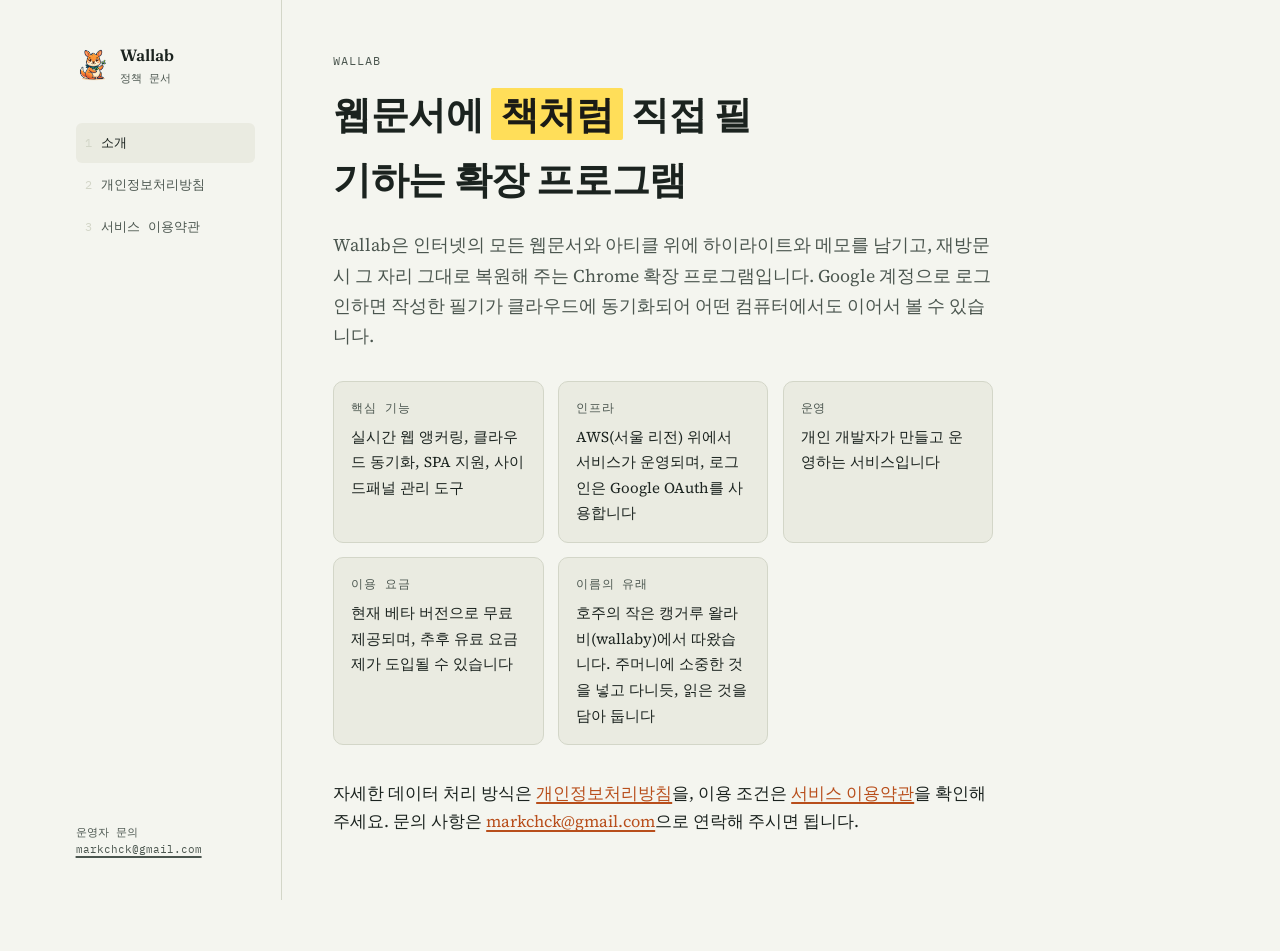
<file: index.html>
<!doctype html>
<html lang="ko">
<head>
<meta charset="utf-8">
<meta name="viewport" content="width=device-width, initial-scale=1">
<title>Wallab — 웹문서에 책처럼 필기하는 확장 프로그램</title>
<meta name="description" content="Wallab은 웹문서 위에 하이라이트와 메모를 남기고 재방문 시 그대로 복원해 주는 Chrome 확장 프로그램입니다.">
<link rel="preconnect" href="https://fonts.gstatic.com" crossorigin>
<link href="https://fonts.googleapis.com/css2?family=Fraunces:ital,wght@0,500;0,600;0,700;1,500&family=Source+Serif+4:opsz,wght@8..60,400;8..60,600&family=IBM+Plex+Mono:wght@400;500;600&display=swap" rel="stylesheet">
<link rel="icon" href="favicon.png" type="image/png">
<link rel="stylesheet" href="style.css">
</head>
<body>
<div class="shell">
  <nav class="spine">
    <a class="brand" href="index.html">
      <img class="mark-glyph" src="logo.png" alt="Wallab 로고" width="34" height="34">
      <div>
        <div class="brand-name">Wallab</div>
        <div class="brand-sub">정책 문서</div>
      </div>
    </a>
    <div class="toc">
      <a href="index.html" aria-current="page"><span class="n">1</span>소개</a>
      <a href="privacy.html"><span class="n">2</span>개인정보처리방침</a>
      <a href="terms.html"><span class="n">3</span>서비스 이용약관</a>
    </div>
    <div class="spine-foot">
      운영자 문의<br>
      <a href="mailto:markchck@gmail.com">markchck@gmail.com</a>
    </div>
  </nav>

  <main>
    <section id="home">
      <div class="eyebrow label">Wallab</div>
      <h1 class="page-title">웹문서에 <mark>책처럼</mark> 직접 필기하는 확장 프로그램</h1>
      <p class="lede">Wallab은 인터넷의 모든 웹문서와 아티클 위에 하이라이트와 메모를 남기고, 재방문 시 그 자리 그대로 복원해 주는 Chrome 확장 프로그램입니다. Google 계정으로 로그인하면 작성한 필기가 클라우드에 동기화되어 어떤 컴퓨터에서도 이어서 볼 수 있습니다.</p>

      <div class="cards">
        <div class="card">
          <span class="label">핵심 기능</span>
          <p>실시간 웹 앵커링, 클라우드 동기화, SPA 지원, 사이드패널 관리 도구</p>
        </div>
        <div class="card">
          <span class="label">인프라</span>
          <p>AWS(서울 리전) 위에서 서비스가 운영되며, 로그인은 Google OAuth를 사용합니다</p>
        </div>
        <div class="card">
          <span class="label">운영</span>
          <p>개인 개발자가 만들고 운영하는 서비스입니다</p>
        </div>
        <div class="card">
          <span class="label">이용 요금</span>
          <p>현재 베타 버전으로 무료 제공되며, 추후 유료 요금제가 도입될 수 있습니다</p>
        </div>
        <div class="card">
          <span class="label">이름의 유래</span>
          <p>호주의 작은 캥거루 왈라비(wallaby)에서 따왔습니다. 주머니에 소중한 것을 넣고 다니듯, 읽은 것을 담아 둡니다</p>
        </div>
      </div>

      <p>자세한 데이터 처리 방식은 <a href="privacy.html">개인정보처리방침</a>을, 이용 조건은 <a href="terms.html">서비스 이용약관</a>을 확인해 주세요. 문의 사항은 <a href="mailto:markchck@gmail.com">markchck@gmail.com</a>으로 연락해 주시면 됩니다.</p>
    </section>
  </main>
</div>
</body>
</html>
</file>
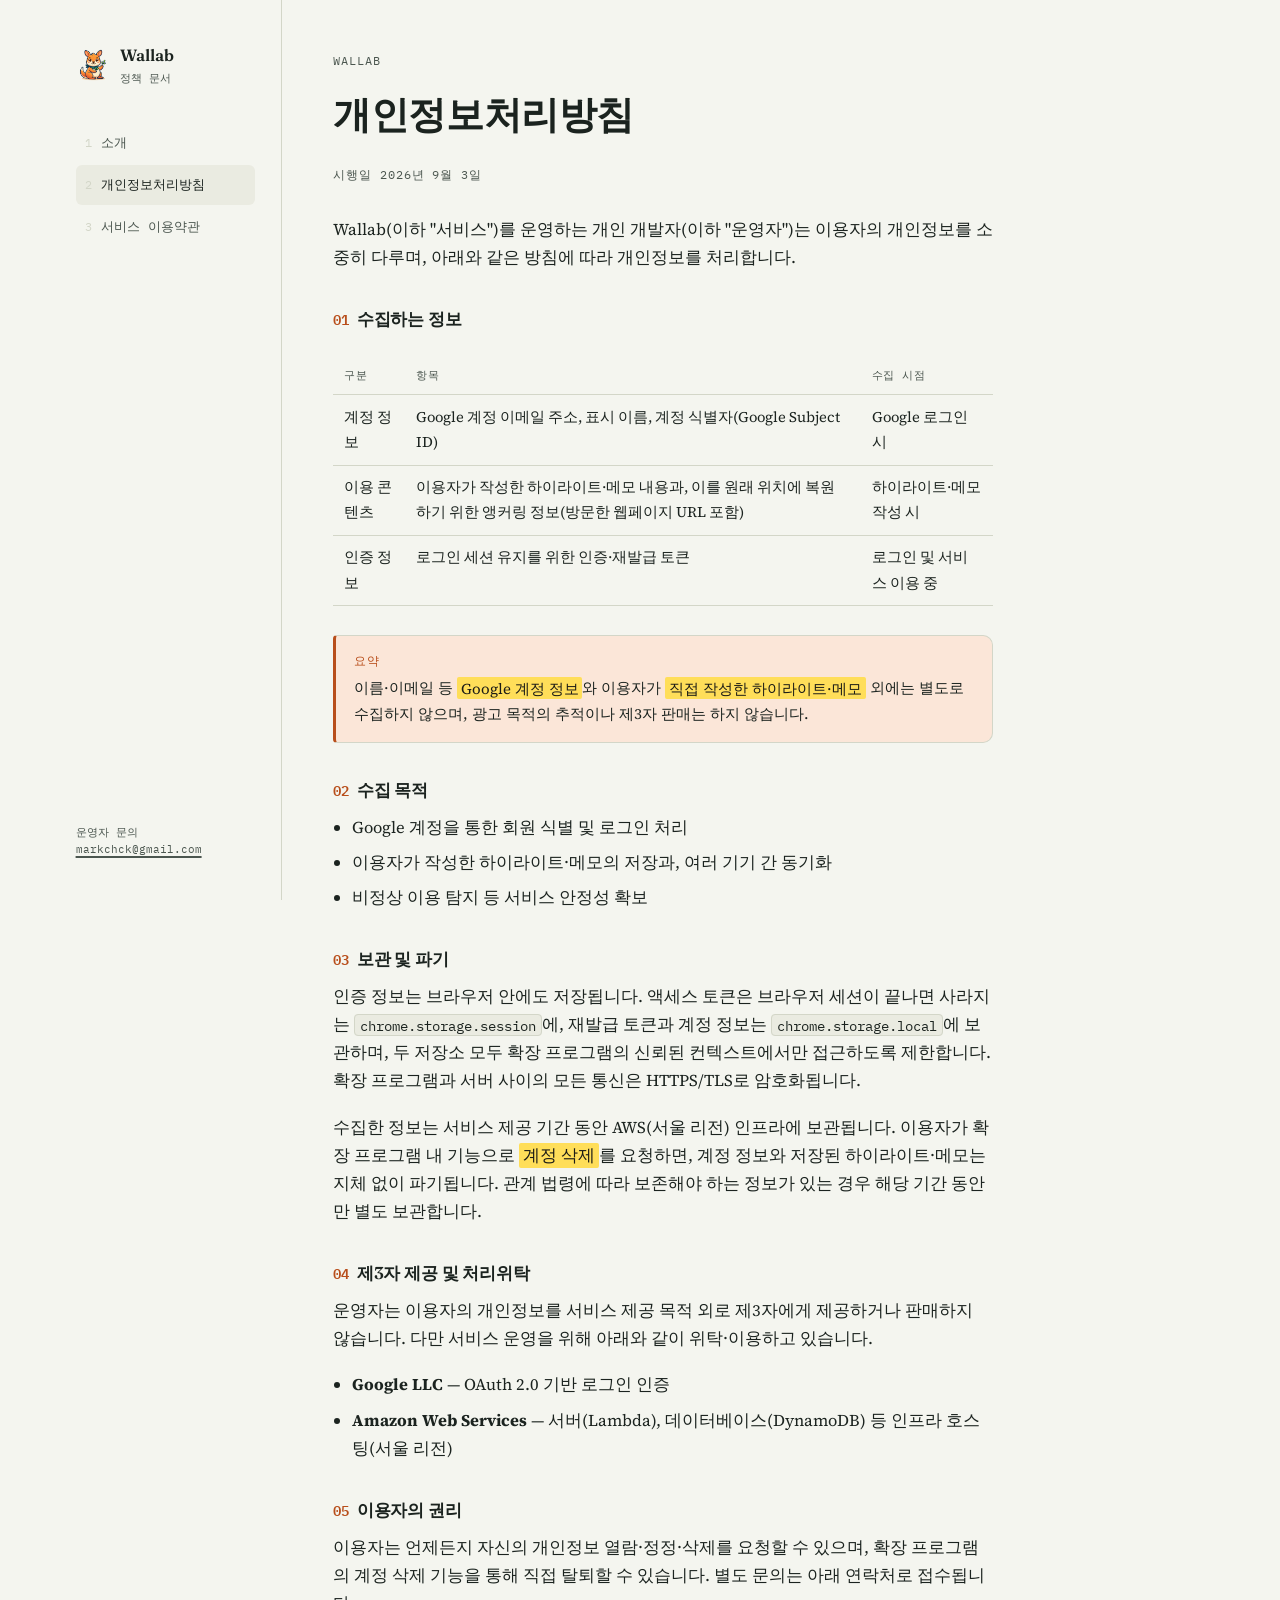
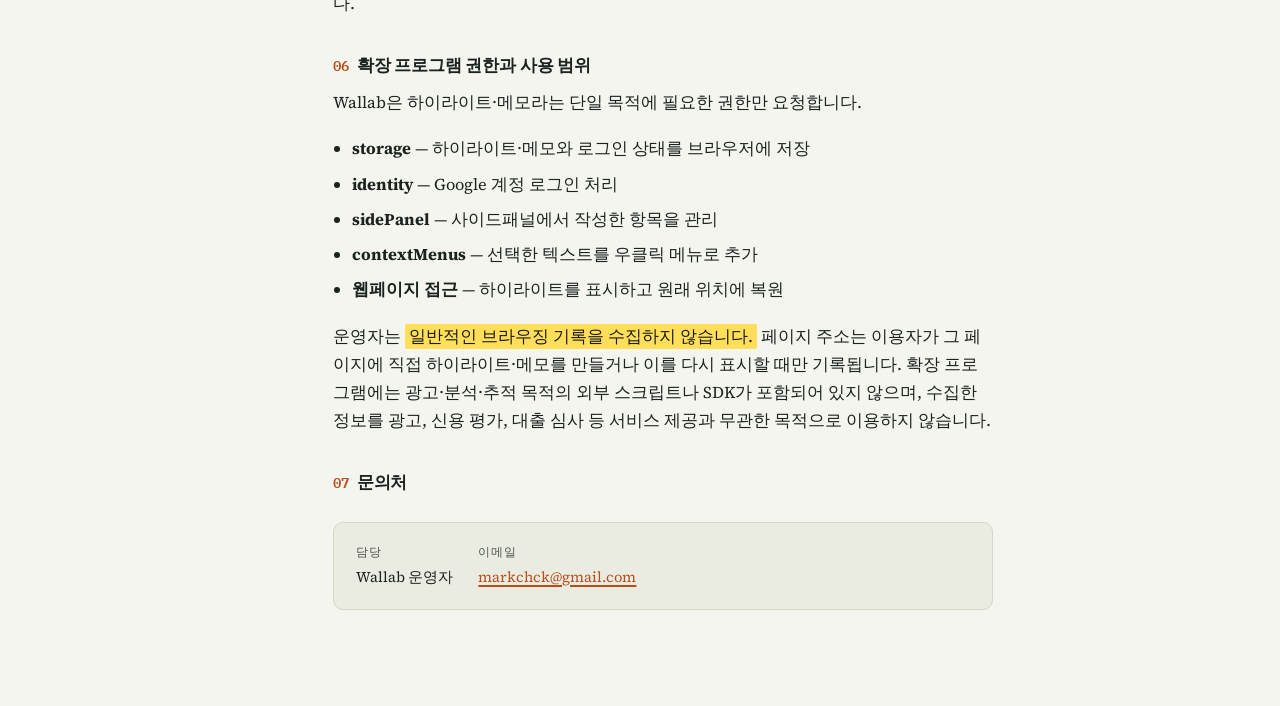
<file: privacy.html>
<!doctype html>
<html lang="ko">
<head>
<meta charset="utf-8">
<meta name="viewport" content="width=device-width, initial-scale=1">
<title>Wallab — 개인정보처리방침</title>
<meta name="description" content="Wallab이 수집하는 정보, 이용 목적, 보관·파기, 제3자 제공, 이용자 권리를 안내합니다.">
<link rel="preconnect" href="https://fonts.gstatic.com" crossorigin>
<link href="https://fonts.googleapis.com/css2?family=Fraunces:ital,wght@0,500;0,600;0,700;1,500&family=Source+Serif+4:opsz,wght@8..60,400;8..60,600&family=IBM+Plex+Mono:wght@400;500;600&display=swap" rel="stylesheet">
<link rel="icon" href="favicon.png" type="image/png">
<link rel="stylesheet" href="style.css">
</head>
<body>
<div class="shell">
  <nav class="spine">
    <a class="brand" href="index.html">
      <img class="mark-glyph" src="logo.png" alt="Wallab 로고" width="34" height="34">
      <div>
        <div class="brand-name">Wallab</div>
        <div class="brand-sub">정책 문서</div>
      </div>
    </a>
    <div class="toc">
      <a href="index.html"><span class="n">1</span>소개</a>
      <a href="privacy.html" aria-current="page"><span class="n">2</span>개인정보처리방침</a>
      <a href="terms.html"><span class="n">3</span>서비스 이용약관</a>
    </div>
    <div class="spine-foot">
      운영자 문의<br>
      <a href="mailto:markchck@gmail.com">markchck@gmail.com</a>
    </div>
  </nav>

  <main>
    <section id="privacy">
      <div class="eyebrow label">Wallab</div>
      <h1 class="page-title">개인정보처리방침</h1>
      <p class="updated label">시행일 2026년 9월 3일</p>

      <p>Wallab(이하 "서비스")를 운영하는 개인 개발자(이하 "운영자")는 이용자의 개인정보를 소중히 다루며, 아래와 같은 방침에 따라 개인정보를 처리합니다.</p>

      <h3 class="clause"><span class="num">01</span>수집하는 정보</h3>
      <table class="dpt">
        <tr><th>구분</th><th>항목</th><th>수집 시점</th></tr>
        <tr><td>계정 정보</td><td>Google 계정 이메일 주소, 표시 이름, 계정 식별자(Google Subject ID)</td><td>Google 로그인 시</td></tr>
        <tr><td>이용 콘텐츠</td><td>이용자가 작성한 하이라이트·메모 내용과, 이를 원래 위치에 복원하기 위한 앵커링 정보(방문한 웹페이지 URL 포함)</td><td>하이라이트·메모 작성 시</td></tr>
        <tr><td>인증 정보</td><td>로그인 세션 유지를 위한 인증·재발급 토큰</td><td>로그인 및 서비스 이용 중</td></tr>
      </table>

      <div class="note">
        <div class="label">요약</div>
        <p>이름·이메일 등 <mark>Google 계정 정보</mark>와 이용자가 <mark>직접 작성한 하이라이트·메모</mark> 외에는 별도로 수집하지 않으며, 광고 목적의 추적이나 제3자 판매는 하지 않습니다.</p>
      </div>

      <h3 class="clause"><span class="num">02</span>수집 목적</h3>
      <ul class="plain">
        <li>Google 계정을 통한 회원 식별 및 로그인 처리</li>
        <li>이용자가 작성한 하이라이트·메모의 저장과, 여러 기기 간 동기화</li>
        <li>비정상 이용 탐지 등 서비스 안정성 확보</li>
      </ul>

      <h3 class="clause"><span class="num">03</span>보관 및 파기</h3>
      <p>인증 정보는 브라우저 안에도 저장됩니다. 액세스 토큰은 브라우저 세션이 끝나면 사라지는 <code>chrome.storage.session</code>에, 재발급 토큰과 계정 정보는 <code>chrome.storage.local</code>에 보관하며, 두 저장소 모두 확장 프로그램의 신뢰된 컨텍스트에서만 접근하도록 제한합니다. 확장 프로그램과 서버 사이의 모든 통신은 HTTPS/TLS로 암호화됩니다.</p>

      <p>수집한 정보는 서비스 제공 기간 동안 AWS(서울 리전) 인프라에 보관됩니다. 이용자가 확장 프로그램 내 기능으로 <mark>계정 삭제</mark>를 요청하면, 계정 정보와 저장된 하이라이트·메모는 지체 없이 파기됩니다. 관계 법령에 따라 보존해야 하는 정보가 있는 경우 해당 기간 동안만 별도 보관합니다.</p>

      <h3 class="clause"><span class="num">04</span>제3자 제공 및 처리위탁</h3>
      <p>운영자는 이용자의 개인정보를 서비스 제공 목적 외로 제3자에게 제공하거나 판매하지 않습니다. 다만 서비스 운영을 위해 아래와 같이 위탁·이용하고 있습니다.</p>
      <ul class="plain">
        <li><strong>Google LLC</strong> — OAuth 2.0 기반 로그인 인증</li>
        <li><strong>Amazon Web Services</strong> — 서버(Lambda), 데이터베이스(DynamoDB) 등 인프라 호스팅(서울 리전)</li>
      </ul>

      <h3 class="clause"><span class="num">05</span>이용자의 권리</h3>
      <p>이용자는 언제든지 자신의 개인정보 열람·정정·삭제를 요청할 수 있으며, 확장 프로그램의 계정 삭제 기능을 통해 직접 탈퇴할 수 있습니다. 별도 문의는 아래 연락처로 접수됩니다.</p>

      <h3 class="clause"><span class="num">06</span>확장 프로그램 권한과 사용 범위</h3>
      <p>Wallab은 하이라이트·메모라는 단일 목적에 필요한 권한만 요청합니다.</p>
      <ul class="plain">
        <li><strong>storage</strong> — 하이라이트·메모와 로그인 상태를 브라우저에 저장</li>
        <li><strong>identity</strong> — Google 계정 로그인 처리</li>
        <li><strong>sidePanel</strong> — 사이드패널에서 작성한 항목을 관리</li>
        <li><strong>contextMenus</strong> — 선택한 텍스트를 우클릭 메뉴로 추가</li>
        <li><strong>웹페이지 접근</strong> — 하이라이트를 표시하고 원래 위치에 복원</li>
      </ul>
      <p>운영자는 <mark>일반적인 브라우징 기록을 수집하지 않습니다.</mark> 페이지 주소는 이용자가 그 페이지에 직접 하이라이트·메모를 만들거나 이를 다시 표시할 때만 기록됩니다. 확장 프로그램에는 광고·분석·추적 목적의 외부 스크립트나 SDK가 포함되어 있지 않으며, 수집한 정보를 광고, 신용 평가, 대출 심사 등 서비스 제공과 무관한 목적으로 이용하지 않습니다.</p>

      <h3 class="clause"><span class="num">07</span>문의처</h3>
      <div class="contact-block">
        <div><span class="label">담당</span>Wallab 운영자</div>
        <div><span class="label">이메일</span><a href="mailto:markchck@gmail.com">markchck@gmail.com</a></div>
      </div>
    </section>
  </main>
</div>
</body>
</html>
</file>
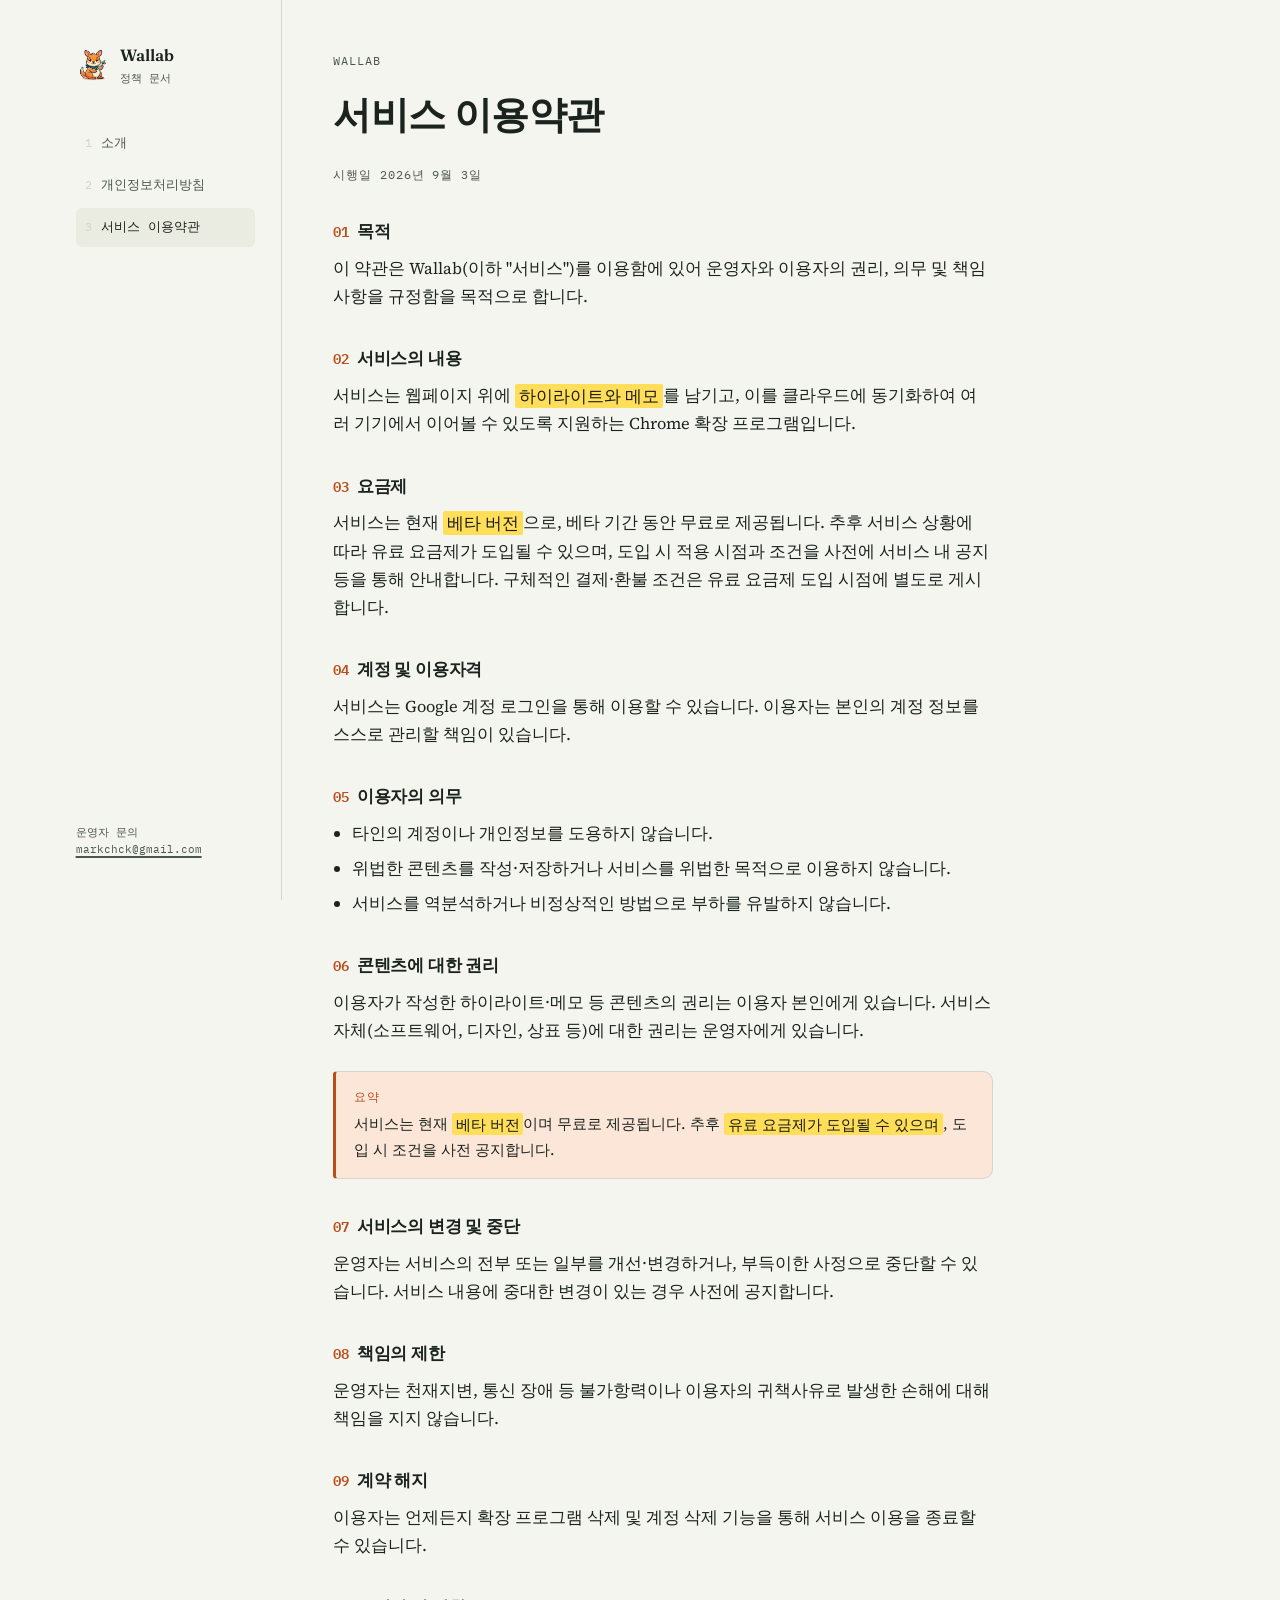
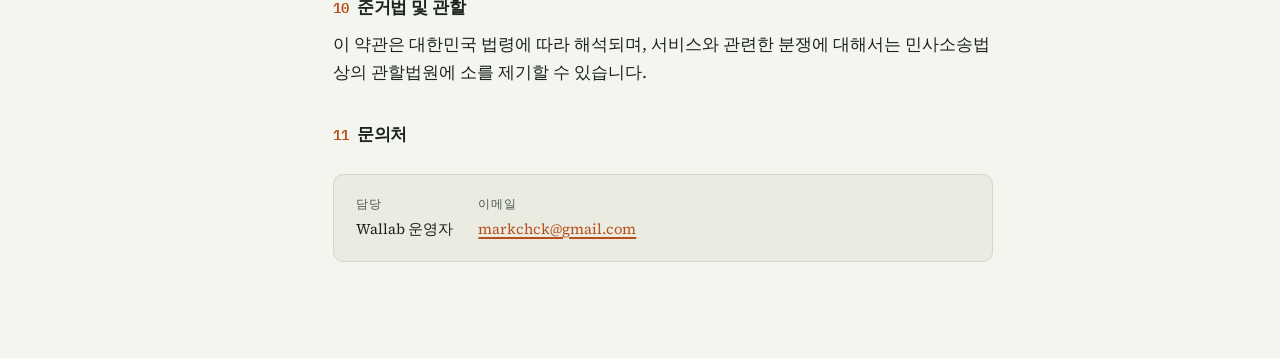
<file: terms.html>
<!doctype html>
<html lang="ko">
<head>
<meta charset="utf-8">
<meta name="viewport" content="width=device-width, initial-scale=1">
<title>Wallab — 서비스 이용약관</title>
<meta name="description" content="Wallab 이용약관: 서비스 내용, 요금제, 이용자의 의무와 권리, 책임 제한을 안내합니다.">
<link rel="preconnect" href="https://fonts.gstatic.com" crossorigin>
<link href="https://fonts.googleapis.com/css2?family=Fraunces:ital,wght@0,500;0,600;0,700;1,500&family=Source+Serif+4:opsz,wght@8..60,400;8..60,600&family=IBM+Plex+Mono:wght@400;500;600&display=swap" rel="stylesheet">
<link rel="icon" href="favicon.png" type="image/png">
<link rel="stylesheet" href="style.css">
</head>
<body>
<div class="shell">
  <nav class="spine">
    <a class="brand" href="index.html">
      <img class="mark-glyph" src="logo.png" alt="Wallab 로고" width="34" height="34">
      <div>
        <div class="brand-name">Wallab</div>
        <div class="brand-sub">정책 문서</div>
      </div>
    </a>
    <div class="toc">
      <a href="index.html"><span class="n">1</span>소개</a>
      <a href="privacy.html"><span class="n">2</span>개인정보처리방침</a>
      <a href="terms.html" aria-current="page"><span class="n">3</span>서비스 이용약관</a>
    </div>
    <div class="spine-foot">
      운영자 문의<br>
      <a href="mailto:markchck@gmail.com">markchck@gmail.com</a>
    </div>
  </nav>

  <main>
    <section id="terms">
      <div class="eyebrow label">Wallab</div>
      <h1 class="page-title">서비스 이용약관</h1>
      <p class="updated label">시행일 2026년 9월 3일</p>

      <h3 class="clause"><span class="num">01</span>목적</h3>
      <p>이 약관은 Wallab(이하 "서비스")를 이용함에 있어 운영자와 이용자의 권리, 의무 및 책임사항을 규정함을 목적으로 합니다.</p>

      <h3 class="clause"><span class="num">02</span>서비스의 내용</h3>
      <p>서비스는 웹페이지 위에 <mark>하이라이트와 메모</mark>를 남기고, 이를 클라우드에 동기화하여 여러 기기에서 이어볼 수 있도록 지원하는 Chrome 확장 프로그램입니다.</p>

      <h3 class="clause"><span class="num">03</span>요금제</h3>
      <p>서비스는 현재 <mark>베타 버전</mark>으로, 베타 기간 동안 무료로 제공됩니다. 추후 서비스 상황에 따라 유료 요금제가 도입될 수 있으며, 도입 시 적용 시점과 조건을 사전에 서비스 내 공지 등을 통해 안내합니다. 구체적인 결제·환불 조건은 유료 요금제 도입 시점에 별도로 게시합니다.</p>

      <h3 class="clause"><span class="num">04</span>계정 및 이용자격</h3>
      <p>서비스는 Google 계정 로그인을 통해 이용할 수 있습니다. 이용자는 본인의 계정 정보를 스스로 관리할 책임이 있습니다.</p>

      <h3 class="clause"><span class="num">05</span>이용자의 의무</h3>
      <ul class="plain">
        <li>타인의 계정이나 개인정보를 도용하지 않습니다.</li>
        <li>위법한 콘텐츠를 작성·저장하거나 서비스를 위법한 목적으로 이용하지 않습니다.</li>
        <li>서비스를 역분석하거나 비정상적인 방법으로 부하를 유발하지 않습니다.</li>
      </ul>

      <h3 class="clause"><span class="num">06</span>콘텐츠에 대한 권리</h3>
      <p>이용자가 작성한 하이라이트·메모 등 콘텐츠의 권리는 이용자 본인에게 있습니다. 서비스 자체(소프트웨어, 디자인, 상표 등)에 대한 권리는 운영자에게 있습니다.</p>

      <div class="note">
        <div class="label">요약</div>
        <p>서비스는 현재 <mark>베타 버전</mark>이며 무료로 제공됩니다. 추후 <mark>유료 요금제가 도입될 수 있으며</mark>, 도입 시 조건을 사전 공지합니다.</p>
      </div>

      <h3 class="clause"><span class="num">07</span>서비스의 변경 및 중단</h3>
      <p>운영자는 서비스의 전부 또는 일부를 개선·변경하거나, 부득이한 사정으로 중단할 수 있습니다. 서비스 내용에 중대한 변경이 있는 경우 사전에 공지합니다.</p>

      <h3 class="clause"><span class="num">08</span>책임의 제한</h3>
      <p>운영자는 천재지변, 통신 장애 등 불가항력이나 이용자의 귀책사유로 발생한 손해에 대해 책임을 지지 않습니다.</p>

      <h3 class="clause"><span class="num">09</span>계약 해지</h3>
      <p>이용자는 언제든지 확장 프로그램 삭제 및 계정 삭제 기능을 통해 서비스 이용을 종료할 수 있습니다.</p>

      <h3 class="clause"><span class="num">10</span>준거법 및 관할</h3>
      <p>이 약관은 대한민국 법령에 따라 해석되며, 서비스와 관련한 분쟁에 대해서는 민사소송법상의 관할법원에 소를 제기할 수 있습니다.</p>

      <h3 class="clause"><span class="num">11</span>문의처</h3>
      <div class="contact-block">
        <div><span class="label">담당</span>Wallab 운영자</div>
        <div><span class="label">이메일</span><a href="mailto:markchck@gmail.com">markchck@gmail.com</a></div>
      </div>
    </section>
  </main>
</div>
</body>
</html>
</file>
<file: style.css>
:root {
  --paper: #f4f5ef;
  --paper-alt: #eaebe1;
  --ink: #1b231f;
  --ink-soft: #4b564f;
  --rule: #d3d6c8;
  --mark: #ffde59;
  --mark-ink: #1b1b16;
  --accent: #b84e1b;
  --accent-soft: #fbe6d8;
}
@media (prefers-color-scheme: dark) {
  :root:not([data-theme="light"]) {
    --paper: #14181a;
    --paper-alt: #1c2222;
    --ink: #e7e9e2;
    --ink-soft: #a9b0a6;
    --rule: #2c332e;
    --accent: #ffa463;
    --accent-soft: #33200f;
  }
}
:root[data-theme="dark"] {
  --paper: #14181a;
  --paper-alt: #1c2222;
  --ink: #e7e9e2;
  --ink-soft: #a9b0a6;
  --rule: #2c332e;
  --accent: #ffa463;
  --accent-soft: #33200f;
}

* { box-sizing: border-box; }
html, body { margin: 0; padding: 0; }
body {
  background: var(--paper);
  color: var(--ink);
  font-family: "Source Serif 4", Georgia, "Noto Serif KR", serif;
  line-height: 1.7;
  font-size: 16.5px;
}
a { color: var(--accent); text-decoration-thickness: 1.5px; text-underline-offset: 3px; }
h1, h2, h3 {
  font-family: "Fraunces", Georgia, serif;
  font-weight: 600;
  color: var(--ink);
  text-wrap: balance;
  letter-spacing: -0.01em;
}
.label {
  font-family: "IBM Plex Mono", ui-monospace, monospace;
  font-size: 0.72rem;
  letter-spacing: 0.08em;
  text-transform: uppercase;
  color: var(--ink-soft);
}
mark {
  background: var(--mark);
  color: var(--mark-ink);
  padding: 0.05em 0.25em;
  border-radius: 2px;
  box-decoration-break: clone;
}

.shell {
  display: grid;
  grid-template-columns: 232px minmax(0, 1fr);
  max-width: 1180px;
  margin: 0 auto;
  min-height: 100vh;
}

.spine {
  position: sticky;
  top: 0;
  align-self: start;
  height: 100vh;
  padding: 2.6rem 1.6rem;
  border-right: 1px solid var(--rule);
  display: flex;
  flex-direction: column;
  gap: 2.2rem;
}
.mark-glyph {
  width: 34px; height: 34px;
  border-radius: 8px;
  display: block;
  flex: none;
}
.brand { display: flex; align-items: center; gap: 0.65rem; text-decoration: none; }
.brand-name { font-family: "Fraunces", serif; font-weight: 600; font-size: 1.02rem; color: var(--ink); }
.brand-sub { font-family: "IBM Plex Mono", monospace; font-size: 0.68rem; color: var(--ink-soft); }

.toc { display: flex; flex-direction: column; gap: 0.15rem; }
.toc a {
  color: var(--ink-soft);
  text-decoration: none;
  font-family: "IBM Plex Mono", monospace;
  font-size: 0.82rem;
  padding: 0.55rem 0.6rem;
  border-radius: 6px;
  display: flex;
  align-items: baseline;
  gap: 0.55rem;
}
.toc a:hover, .toc a[aria-current="page"] { background: var(--paper-alt); color: var(--ink); }
.toc a .n { color: var(--rule); font-size: 0.72rem; }

.spine-foot {
  margin-top: auto;
  font-family: "IBM Plex Mono", monospace;
  font-size: 0.68rem;
  color: var(--ink-soft);
  line-height: 1.6;
}
.spine-foot a { color: var(--ink-soft); }

main { padding: 3.2rem clamp(1.4rem, 4vw, 3.6rem) 6rem; min-width: 0; }
section { max-width: 660px; }

.eyebrow { margin-bottom: 0.7rem; }
h1.page-title { font-size: clamp(1.9rem, 3vw, 2.5rem); margin: 0 0 1.1rem; }
h2.section-title { font-size: 1.55rem; margin: 0 0 0.3rem; }
.updated { margin: 0 0 2rem; }

p { margin: 0 0 1.15rem; color: var(--ink); }
.lede { font-size: 1.12rem; color: var(--ink-soft); }

.cards {
  display: grid;
  grid-template-columns: repeat(auto-fit, minmax(160px, 1fr));
  gap: 0.9rem;
  margin: 1.8rem 0 2.2rem;
}
.card {
  background: var(--paper-alt);
  border: 1px solid var(--rule);
  border-radius: 10px;
  padding: 1rem 1.05rem;
}
.card .label { display: block; margin-bottom: 0.4rem; }
.card p { margin: 0; font-size: 0.94rem; }

h3.clause { font-size: 1.08rem; margin: 2rem 0 0.6rem; display: flex; align-items: baseline; gap: 0.5rem; }
h3.clause .num { font-family: "IBM Plex Mono", monospace; color: var(--accent); font-size: 0.85rem; font-weight: 600; }

ul.plain { margin: 0 0 1.15rem; padding-left: 1.15rem; }
ul.plain li { margin-bottom: 0.45rem; }

.note {
  background: var(--accent-soft);
  border: 1px solid var(--rule);
  border-left: 3px solid var(--accent);
  border-radius: 4px 10px 10px 4px;
  padding: 0.95rem 1.1rem;
  margin: 1.6rem 0;
  font-size: 0.94rem;
}
.note .label { color: var(--accent); margin-bottom: 0.3rem; }
.note p:last-child { margin-bottom: 0; }

table.dpt { width: 100%; border-collapse: collapse; margin: 1.4rem 0 1.8rem; font-size: 0.92rem; }
table.dpt th, table.dpt td { text-align: left; padding: 0.6rem 0.7rem; border-bottom: 1px solid var(--rule); vertical-align: top; }
table.dpt th { font-family: "IBM Plex Mono", monospace; font-size: 0.7rem; letter-spacing: 0.05em; text-transform: uppercase; color: var(--ink-soft); font-weight: 500; }

.contact-block {
  display: flex; flex-wrap: wrap; gap: 0.5rem 1.6rem;
  background: var(--paper-alt);
  border: 1px solid var(--rule);
  border-radius: 10px;
  padding: 1.2rem 1.35rem;
  margin-top: 1.6rem;
}
.contact-block div { font-size: 0.92rem; }
.contact-block .label { display: block; margin-bottom: 0.2rem; }

@media (max-width: 820px) {
  .shell { grid-template-columns: 1fr; }
  .spine {
    position: static; height: auto; border-right: none; border-bottom: 1px solid var(--rule);
    flex-direction: row; align-items: center; flex-wrap: wrap; padding: 1.2rem 1.4rem; gap: 1rem 1.6rem;
  }
  .toc { flex-direction: row; flex-wrap: wrap; }
  .spine-foot { margin-top: 0; margin-left: auto; }
  main { padding: 2.2rem 1.3rem 4rem; }
}

code {
  font-family: "IBM Plex Mono", ui-monospace, monospace;
  font-size: 0.86em;
  background: var(--paper-alt);
  border: 1px solid var(--rule);
  border-radius: 4px;
  padding: 0.05em 0.35em;
}
</file>
